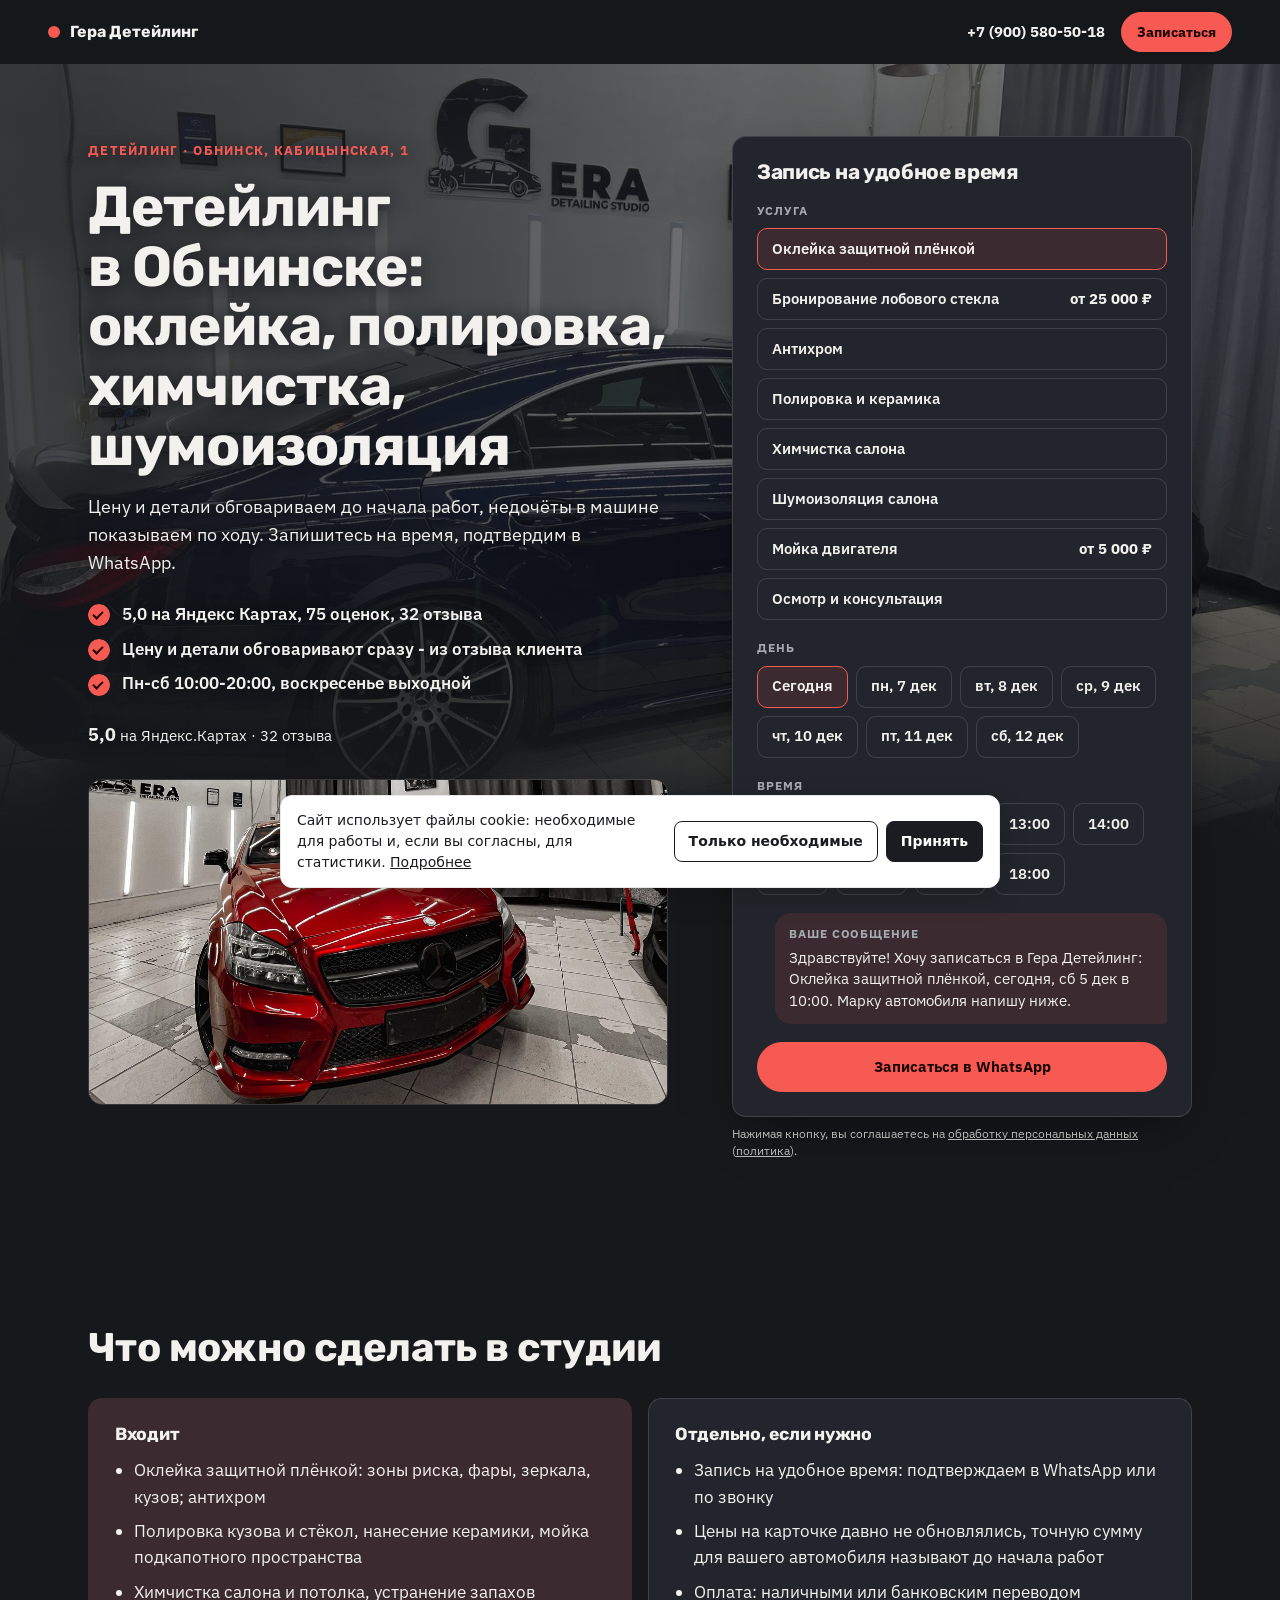
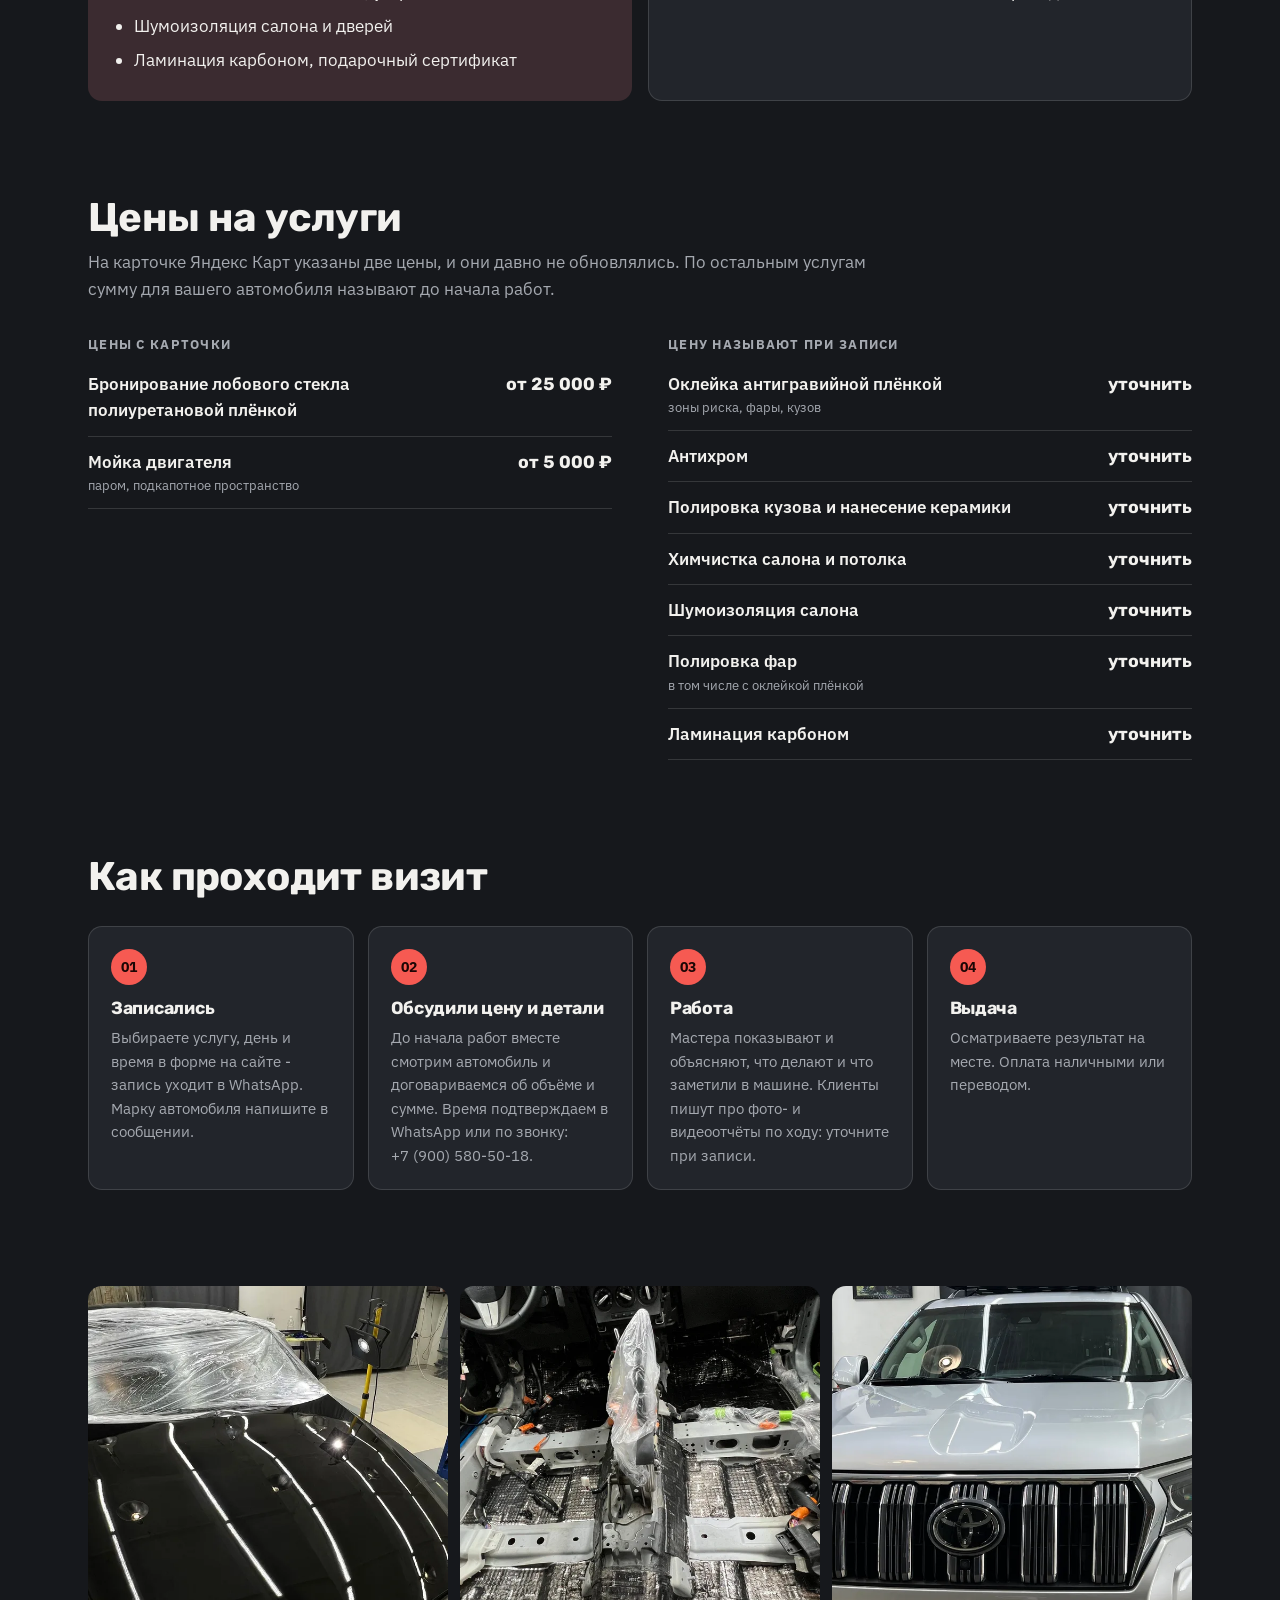
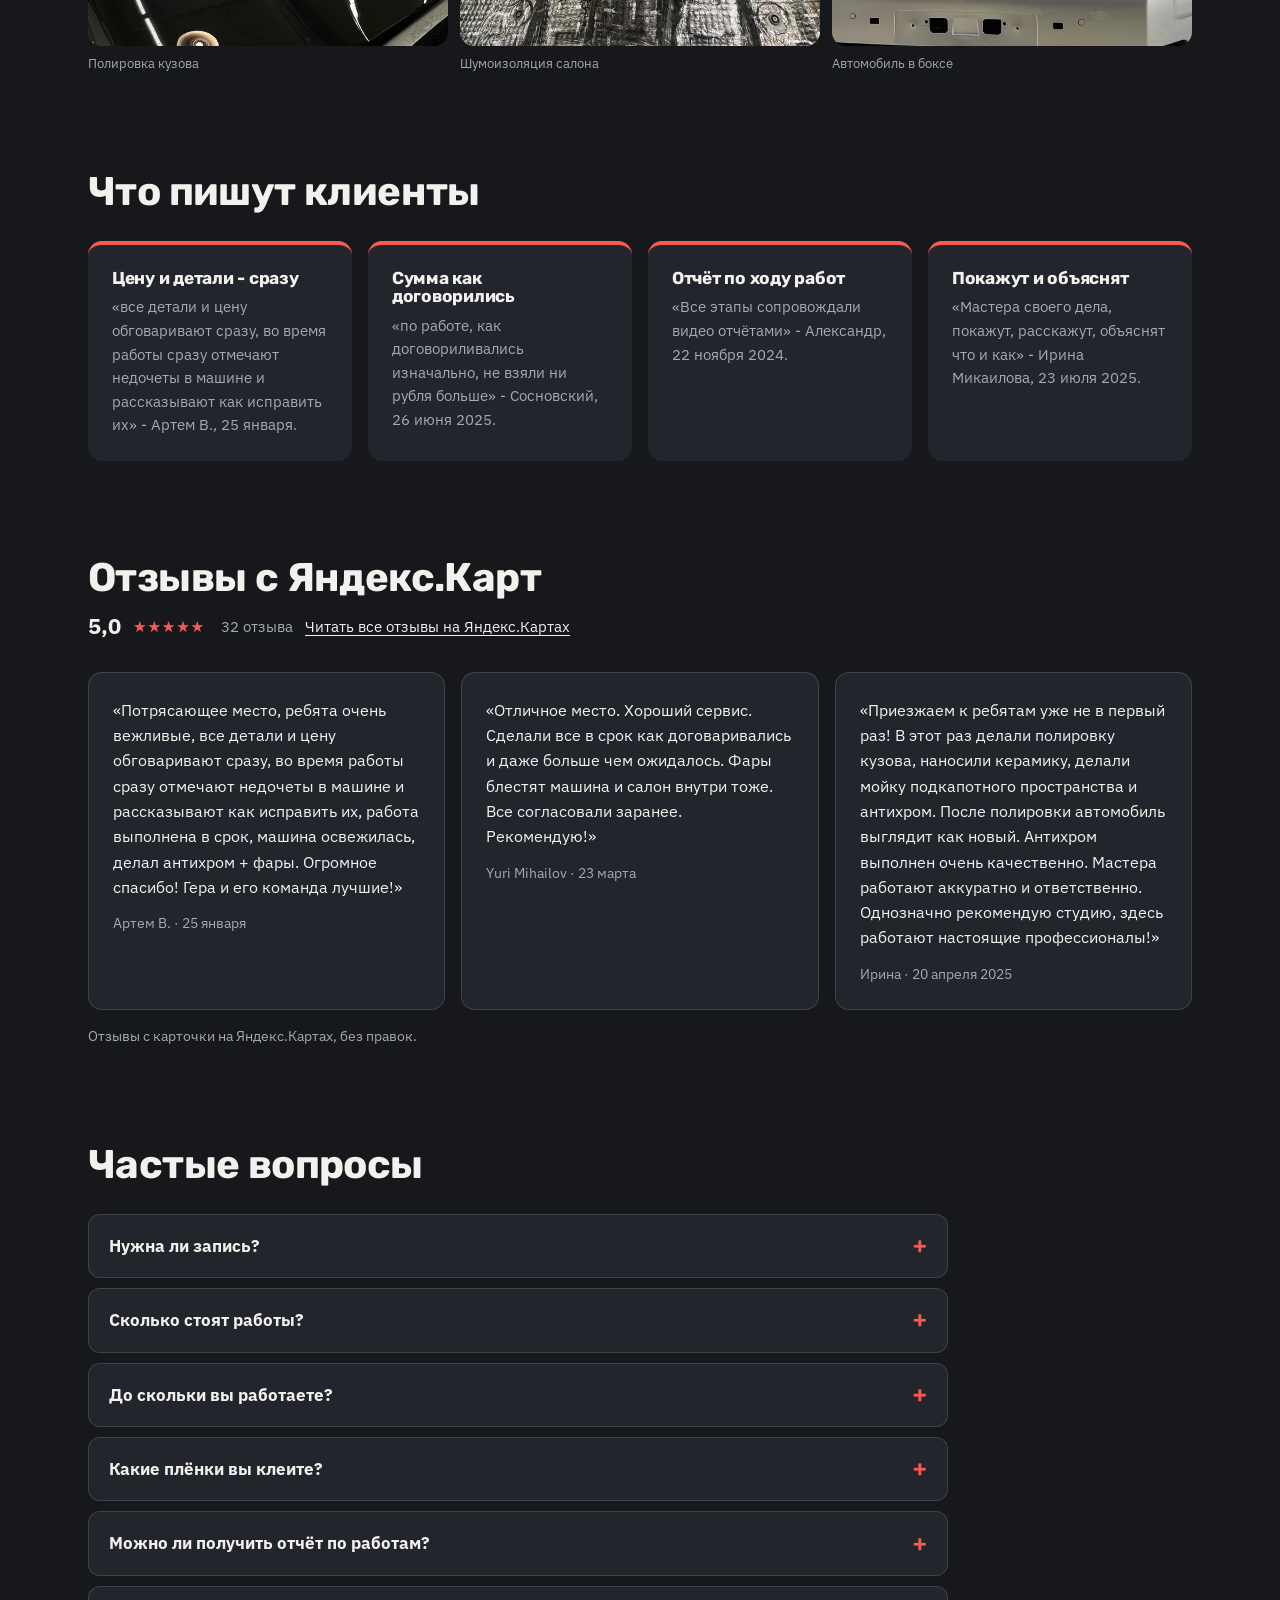
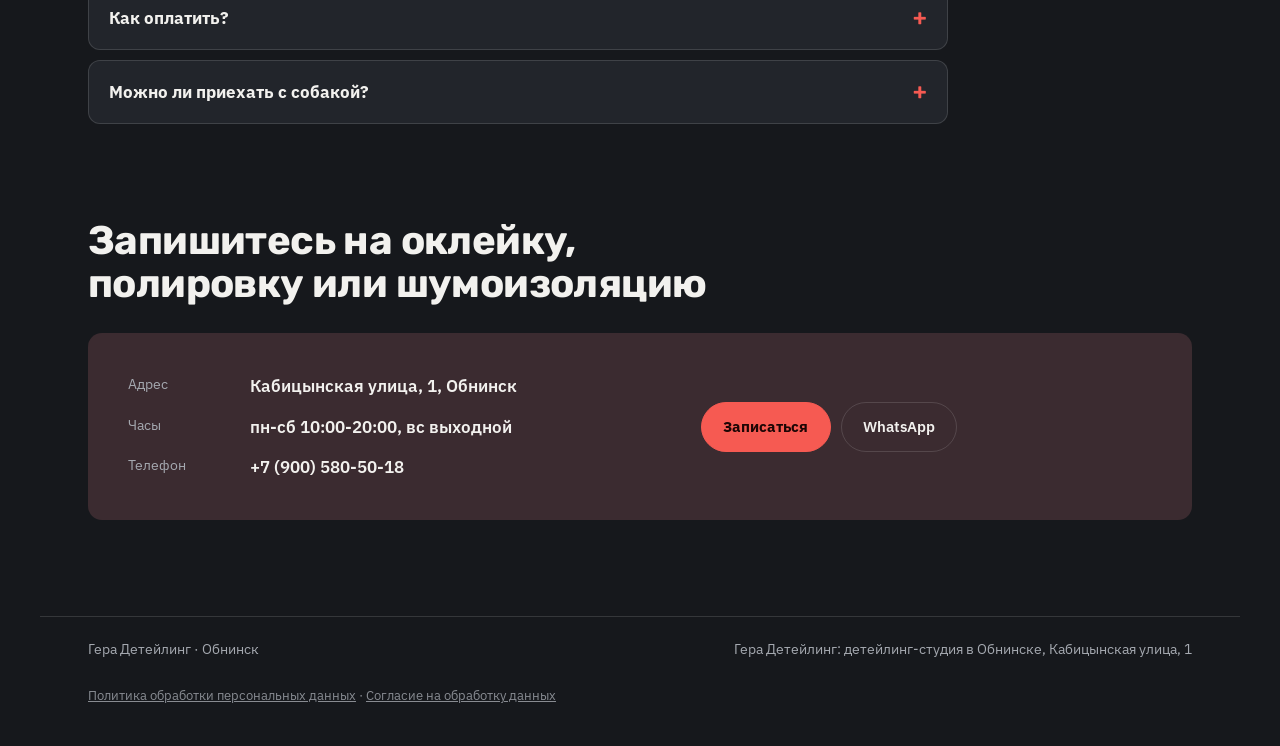
<file: index.html>
<!doctype html>
<html lang="ru">
<head>
<meta charset="utf-8">
<meta name="robots" content="noindex, nofollow" data-publish>
<meta name="viewport" content="width=device-width, initial-scale=1, viewport-fit=cover">
<title>Гера Детейлинг · Детейлинг-студия</title>
<meta name="description" content="Гера Детейлинг, студия в Обнинске, Кабицынская улица, 1: оклейка защитной плёнкой, полировка, керамика, химчистка салона, шумоизоляция. 5,0 на Яндекс Картах, 32 отзыва. Запись по времени в WhatsApp или по телефону.">
<meta property="og:type" content="website">
<meta property="og:url" content="https://ajax55sv-cell.github.io/gera-detejling-obninsk/">
<meta property="og:title" content="Детейлинг в Обнинске: оклейка, полировка, химчистка, шумоизоляция">
<meta property="og:description" content="Гера Детейлинг, студия в Обнинске, Кабицынская улица, 1: оклейка защитной плёнкой, полировка, керамика, химчистка салона, шумоизоляция. 5,0 на Яндекс Картах, 32 отзыва. Запись по времени в WhatsApp или по телефону.">
<meta property="og:image" content="https://ajax55sv-cell.github.io/gera-detejling-obninsk/assets/og.jpg">
<link rel="preload" as="image" href="assets/hero.webp" fetchpriority="high">
<link rel="icon" href="data:image/svg+xml,%3Csvg xmlns=%27http://www.w3.org/2000/svg%27 viewBox=%270 0 32 32%27%3E%3Crect x=%276%27 y=%276%27 width=%2720%27 height=%2720%27 rx=%275%27 fill=%27%23f65a52%27/%3E%3C/svg%3E">
<link rel="preconnect" href="https://fonts.googleapis.com">
<link rel="preconnect" href="https://fonts.gstatic.com" crossorigin>
<link href="https://fonts.googleapis.com/css2?family=Rubik:wght@600;700&family=IBM+Plex+Sans:wght@400;500;600&display=swap" rel="stylesheet">
<style>
:root { --c-canvas: #16181c; --c-surface: #22252b; --c-ink: #f2f1ee; --c-ink-soft: #a5a9b0; --c-accent: #f65a52; --c-accent-ink: #1c0605; --c-accent-deep: #f65a52; --f-display: "Rubik", "Arial", system-ui, sans-serif; --f-text: "IBM Plex Sans", "Segoe UI", system-ui, sans-serif; --h1k: 1; }
</style>
<link rel="stylesheet" href="style-prod.css">
<script type="application/ld+json">{"@context":"https://schema.org","@type":"AutoRepair","name":"Гера Детейлинг","telephone":"+79005805018","openingHoursSpecification":[{"@type":"OpeningHoursSpecification","dayOfWeek":["Monday","Tuesday","Wednesday","Thursday","Friday","Saturday"],"opens":"10:00","closes":"20:00"}],"address":{"@type":"PostalAddress","streetAddress":"Кабицынская улица, 1","addressLocality":"Обнинск","addressCountry":"RU"},"aggregateRating":{"@type":"AggregateRating","ratingValue":"5.0","ratingCount":"75","reviewCount":"32"},"sameAs":["https://yandex.ru/maps/org/gera_deteyling/92468710179/"]}</script>
<style>
/* legal-add */
.legal-links{margin-top:10px;font-size:13px;opacity:.8;hyphens:none}
.legal-links a{color:inherit}
.ckn{margin:8px 0 0;font-size:12px;line-height:1.45;opacity:.75;hyphens:none}
.ckn a{color:inherit;text-decoration:underline}
.ckb{position:fixed;left:12px;right:12px;bottom:12px;z-index:9999;max-width:720px;margin:0 auto;padding:14px 16px;background:#fff;color:#1b1c22;border:1px solid #e7e8ee;border-radius:12px;box-shadow:0 8px 28px rgba(0,0,0,.18);font:400 14px/1.5 system-ui,-apple-system,"Segoe UI",Arial,sans-serif;hyphens:none;display:flex;gap:12px;align-items:center;flex-wrap:wrap}
.ckb p{margin:0;flex:1 1 280px}
.ckb a{color:inherit;text-decoration:underline}
.ckb__b{display:flex;gap:8px;flex-wrap:wrap}
.ckb button{font:inherit;font-weight:600;padding:9px 14px;border-radius:8px;border:1px solid #1b1c22;background:#fff;color:#1b1c22;cursor:pointer}
.ckb button[data-v="all"]{background:#1b1c22;color:#fff}
</style>
</head>
<body class="s-prod" id="top" data-wa="79005805018" data-tg="" data-max="">
<header class="s-bar" data-s-bar>
  <a class="s-bar__brand" href="#top"><i aria-hidden="true"></i>Гера Детейлинг</a>
  <div class="s-bar__right">
    <a class="s-bar__tel" href="tel:+79005805018">+7 (900) 580-50-18</a>
    <a class="s-btn s-btn--sm" href="#widget">Записаться</a>
  </div>
</header>
<main>
  <section class="s-hero">
    <div class="s-hero__text">
      <p class="s-eyebrow">Детейлинг · Обнинск, Кабицынская, 1</p>
      <h1>Детейлинг в Обнинске: оклейка, полировка, химчистка, шумоизоляция</h1>
      <p class="s-lead">Цену и детали обговариваем до начала работ, недочёты в машине показываем по ходу. Запишитесь на время, подтвердим в WhatsApp.</p>
      <ul class="s-ticks"><li>5,0 на Яндекс Картах, 75 оценок, 32 отзыва</li><li>Цену и детали обговаривают сразу - из отзыва клиента</li><li><span class="nw">Пн-сб</span> 10:00-20:00, воскресенье выходной</li></ul>
      <p class="s-rating"><b>5,0</b> на Яндекс.Картах · 32 отзыва</p>
      <figure class="s-hero__photo"><img class="" src="assets/fasad.webp" alt="Красный Mercedes в боксе Гера Детейлинг, на стене логотип студии" loading="lazy" decoding="async" style="object-position:50% 45%"></figure>
    </div>
    <div class="s-hero__widget" id="widget"><form class="s-widget" data-s-booking data-days="7" data-closed="0" data-slots="10:00,11:00,12:00,13:00,14:00,15:00,16:00,17:00,18:00" data-message="Здравствуйте! Хочу записаться в Гера Детейлинг: {услуга}, {день} в {время}. Марку автомобиля напишу ниже." onsubmit="return false">
      <h2 class="s-widget__title">Запись на удобное время</h2>
      <fieldset><legend>Услуга</legend>
        <div class="s-chips s-chips--col"><label class="s-chip s-chip--row"><input type="radio" name="svc" value="0" data-name="Оклейка защитной плёнкой" data-price="" data-from="" data-min="" checked><span>Оклейка защитной плёнкой</span><b></b></label><label class="s-chip s-chip--row"><input type="radio" name="svc" value="1" data-name="Бронирование лобового стекла" data-price="25000" data-from="1" data-min=""><span>Бронирование лобового стекла</span><b>от 25 000 ₽</b></label><label class="s-chip s-chip--row"><input type="radio" name="svc" value="2" data-name="Антихром" data-price="" data-from="" data-min=""><span>Антихром</span><b></b></label><label class="s-chip s-chip--row"><input type="radio" name="svc" value="3" data-name="Полировка и керамика" data-price="" data-from="" data-min=""><span>Полировка и керамика</span><b></b></label><label class="s-chip s-chip--row"><input type="radio" name="svc" value="4" data-name="Химчистка салона" data-price="" data-from="" data-min=""><span>Химчистка салона</span><b></b></label><label class="s-chip s-chip--row"><input type="radio" name="svc" value="5" data-name="Шумоизоляция салона" data-price="" data-from="" data-min=""><span>Шумоизоляция салона</span><b></b></label><label class="s-chip s-chip--row"><input type="radio" name="svc" value="6" data-name="Мойка двигателя" data-price="5000" data-from="1" data-min=""><span>Мойка двигателя</span><b>от 5 000 ₽</b></label><label class="s-chip s-chip--row"><input type="radio" name="svc" value="7" data-name="Осмотр и консультация" data-price="" data-from="" data-min=""><span>Осмотр и консультация</span><b></b></label></div>
      </fieldset>
      <fieldset><legend>День</legend><div class="s-chips" data-s-days></div></fieldset>
      <fieldset><legend>Время</legend><div class="s-chips" data-s-times></div></fieldset>
      <div class="s-bubble" aria-live="polite"><span class="s-bubble__label">Ваше сообщение</span><p data-s-bubble></p></div>
      <div class="s-send">
        <a class="s-btn s-btn--wide" data-s-msg="whatsapp" href="https://wa.me/79005805018" target="_blank" rel="noopener">Записаться в WhatsApp</a>
        
      </div>
      <p class="s-send__note" data-s-copied hidden>Текст скопирован - вставьте его в чат.</p>
      
    </form><p class="ckn">Нажимая кнопку, вы соглашаетесь на <a href="soglasie.html">обработку персональных данных</a> (<a href="politika.html">политика</a>).</p></div>
    <figure class="s-hero__bg" aria-hidden="true"><img class="" src="assets/hero.webp" alt="Бокс Гера Детейлинг: тёмно-синий Mercedes на светлой плитке, на стене логотип GERA Detailing Studio" decoding="async" style="object-position:50% 45%" fetchpriority="high"></figure>
  </section>

  <section class="s-section s-reveal">
    <header class="s-section__head"><h2>Что можно сделать в студии</h2></header>
    <div class="s-incl">
      <div><h3>Входит</h3><ul><li>Оклейка защитной плёнкой: зоны риска, фары, зеркала, кузов; антихром</li><li>Полировка кузова и стёкол, нанесение керамики, мойка подкапотного пространства</li><li>Химчистка салона и потолка, устранение запахов</li><li>Шумоизоляция салона и дверей</li><li>Ламинация карбоном, подарочный сертификат</li></ul></div>
      <div><h3>Отдельно, если нужно</h3><ul><li>Запись на удобное время: подтверждаем в WhatsApp или по звонку</li><li>Цены на карточке давно не обновлялись, точную сумму для вашего автомобиля называют до начала работ</li><li>Оплата: наличными или банковским переводом</li></ul></div>
    </div>
  </section>

  <section class="s-section s-reveal" id="prices">
    <header class="s-section__head"><h2>Цены на услуги</h2><p>На карточке Яндекс Карт указаны две цены, и они давно не обновлялись. По остальным услугам сумму для вашего автомобиля называют до начала работ.</p></header>
    <div class="s-board"><div class="s-board__group">
      <h3 class="s-board__title">Цены с карточки</h3>
      <ul class="s-board__list">
        <li class="s-board__row"><span class="s-board__name">Бронирование лобового стекла полиуретановой плёнкой</span><span class="s-board__dots" aria-hidden="true"></span><span class="s-board__price">от 25 000 ₽</span></li>
        <li class="s-board__row"><span class="s-board__name">Мойка двигателя<em>паром, подкапотное пространство</em></span><span class="s-board__dots" aria-hidden="true"></span><span class="s-board__price">от 5 000 ₽</span></li>
      </ul>
    </div>
<div class="s-board__group">
      <h3 class="s-board__title">Цену называют при записи</h3>
      <ul class="s-board__list">
        <li class="s-board__row"><span class="s-board__name">Оклейка антигравийной плёнкой<em>зоны риска, фары, кузов</em></span><span class="s-board__dots" aria-hidden="true"></span><span class="s-board__price">уточнить</span></li>
        <li class="s-board__row"><span class="s-board__name">Антихром</span><span class="s-board__dots" aria-hidden="true"></span><span class="s-board__price">уточнить</span></li>
        <li class="s-board__row"><span class="s-board__name">Полировка кузова и нанесение керамики</span><span class="s-board__dots" aria-hidden="true"></span><span class="s-board__price">уточнить</span></li>
        <li class="s-board__row"><span class="s-board__name">Химчистка салона и потолка</span><span class="s-board__dots" aria-hidden="true"></span><span class="s-board__price">уточнить</span></li>
        <li class="s-board__row"><span class="s-board__name">Шумоизоляция салона</span><span class="s-board__dots" aria-hidden="true"></span><span class="s-board__price">уточнить</span></li>
        <li class="s-board__row"><span class="s-board__name">Полировка фар<em>в том числе с оклейкой плёнкой</em></span><span class="s-board__dots" aria-hidden="true"></span><span class="s-board__price">уточнить</span></li>
        <li class="s-board__row"><span class="s-board__name">Ламинация карбоном</span><span class="s-board__dots" aria-hidden="true"></span><span class="s-board__price">уточнить</span></li>
      </ul>
    </div></div>
    
  </section>

  <section class="s-section s-reveal">
    <header class="s-section__head"><h2>Как проходит визит</h2></header>
    <ol class="s-steps">
      <li class="s-steps__item"><span class="s-steps__n">01</span><h3>Записались</h3><p>Выбираете услугу, день и время в форме на сайте - запись уходит в WhatsApp. Марку автомобиля напишите в сообщении.</p></li>
      <li class="s-steps__item"><span class="s-steps__n">02</span><h3>Обсудили цену и детали</h3><p>До начала работ вместе смотрим автомобиль и договариваемся об объёме и сумме. Время подтверждаем в WhatsApp или по звонку: +7 (900) 580-50-18.</p></li>
      <li class="s-steps__item"><span class="s-steps__n">03</span><h3>Работа</h3><p>Мастера показывают и объясняют, что делают и что заметили в машине. Клиенты пишут про фото- и видеоотчёты по ходу: уточните при записи.</p></li>
      <li class="s-steps__item"><span class="s-steps__n">04</span><h3>Выдача</h3><p>Осматриваете результат на месте. Оплата наличными или переводом.</p></li>
    </ol>
  </section>

  <section class="s-photos s-reveal" aria-label="Фото"><figure><img class="" src="assets/polirovka.webp" alt="Чёрный капот после полировки в боксе Гера Детейлинг, лобовое стекло закрыто плёнкой" loading="lazy" decoding="async"><figcaption>Полировка кузова</figcaption></figure><figure><img class="" src="assets/shumka.webp" alt="Пол салона с уложенной шумоизоляцией во время работы" loading="lazy" decoding="async"><figcaption>Шумоизоляция салона</figcaption></figure><figure><img class="" src="assets/gotovo.webp" alt="Серебристый Toyota Land Cruiser Prado в боксе после работ" loading="lazy" decoding="async"><figcaption>Автомобиль в боксе</figcaption></figure></section>

  <section class="s-section s-reveal">
    <header class="s-section__head"><h2>Что пишут клиенты</h2></header>
    <ul class="s-promises">
      <li><h3>Цену и детали - сразу</h3><p>«все детали и цену обговаривают сразу, во время работы сразу отмечают недочеты в машине и рассказывают как исправить их» - Артем В., 25 января.</p></li>
      <li><h3>Сумма как договорились</h3><p>«по работе, как договориливались изначально, не взяли ни рубля больше» - Сосновский, 26 июня 2025.</p></li>
      <li><h3>Отчёт по ходу работ</h3><p>«Все этапы сопровождали видео отчётами» - Александр, 22 ноября 2024.</p></li>
      <li><h3>Покажут и объяснят</h3><p>«Мастера своего дела, покажут, расскажут, объяснят что и как» - Ирина Микаилова, 23 июля 2025.</p></li>
    </ul>
  </section>

  <section class="s-section s-reveal">
    <header class="s-section__head s-section__head--reviews"><h2>Отзывы с Яндекс.Карт</h2><p class="s-reviews__rating"><span class="s-reviews__num">5,0</span><span class="s-reviews__stars" style="--r: 5" aria-label="рейтинг 5,0 из 5"></span><span class="s-reviews__count">32 отзыва</span><a class="s-reviews__all" href="https://yandex.ru/maps/org/gera_deteyling/92468710179/" target="_blank" rel="noopener">Читать все отзывы на Яндекс.Картах</a></p></header>
    <ul class="s-reviews">
      <li><blockquote>«Потрясающее место, ребята очень вежливые, все детали и цену обговаривают сразу, во время работы сразу отмечают недочеты в машине и рассказывают как исправить их, работа выполнена в срок, машина освежилась, делал антихром + фары. Огромное спасибо! Гера и его команда лучшие!»</blockquote><p class="s-reviews__who">Артем В. · 25 января</p></li>
      <li><blockquote>«Отличное место. Хороший сервис. Сделали все в срок как договаривались и даже больше чем ожидалось. Фары блестят машина и салон внутри тоже. Все согласовали заранее. Рекомендую!»</blockquote><p class="s-reviews__who">Yuri Mihailov · 23 марта</p></li>
      <li><blockquote>«Приезжаем к ребятам уже не в первый раз! В этот раз делали полировку кузова, наносили керамику, делали мойку подкапотного пространства и антихром. После полировки автомобиль выглядит как новый. Антихром выполнен очень качественно. Мастера работают аккуратно и ответственно. Однозначно рекомендую студию, здесь работают настоящие профессионалы!»</blockquote><p class="s-reviews__who">Ирина · 20 апреля 2025</p></li>
    </ul>
    <p class="s-note">Отзывы с карточки на Яндекс.Картах, без правок.</p>
  </section>

  <section class="s-section s-reveal">
    <header class="s-section__head"><h2>Частые вопросы</h2></header>
    <div class="s-faq"><details><summary>Нужна ли запись?</summary><p>Удобнее записаться: выберите день и время в форме на сайте или позвоните +7 (900) 580-50-18. <span class="nw">Онлайн-записи</span> на карточке Яндекс Карт нет.</p></details><details><summary>Сколько стоят работы?</summary><p>На карточке указаны две цены: бронирование лобового стекла плёнкой от 25 000 ₽ и мойка двигателя от 5 000 ₽, они давно не обновлялись. По остальным работам клиенты пишут, что цену обговаривают до начала. Сумму для вашего автомобиля назовут при записи.</p></details><details><summary>До скольки вы работаете?</summary><p><span class="nw">Понедельник-суббота</span> 10:00-20:00, воскресенье выходной. Адрес: Кабицынская улица, 1.</p></details><details><summary>Какие плёнки вы клеите?</summary><p>На карточке указана антигравийная плёнка, в отзывах - бронирование зон риска, фар, зеркал и антихром. Подбор материала обсуждают при записи, клиенты пишут, что мастера подбирают плёнку и показывают разницу глянца и мата на небольшом участке.</p></details><details><summary>Можно ли получить отчёт по работам?</summary><p>Клиенты пишут про фото- и видеоотчёты по ходу работ. Уточните при записи, какой отчёт вам нужен.</p></details><details><summary>Как оплатить?</summary><p>На карточке указано: наличными или банковским переводом. Есть подарочный сертификат.</p></details><details><summary>Можно ли приехать с собакой?</summary><p>На карточке указано, что посещение с собакой возможно.</p></details></div>
  </section>

  <section class="s-section s-final s-reveal" id="contacts">
    <header class="s-section__head"><h2>Запишитесь на оклейку, полировку или шумоизоляцию</h2></header>
    <div class="s-contacts">
      <dl>
        <div><dt>Адрес</dt><dd>Кабицынская улица, 1, Обнинск</dd></div>
        <div><dt>Часы</dt><dd><span class="nw">пн-сб</span> 10:00-20:00, вс выходной</dd></div>
        <div><dt>Телефон</dt><dd><a href="tel:+79005805018">+7 (900) 580-50-18</a></dd></div>
      </dl>
      <div class="s-contacts__actions">
        <a class="s-btn" href="#widget">Записаться</a>
        <a class="s-btn s-btn--ghost" data-s-msg="whatsapp" href="https://wa.me/79005805018" target="_blank" rel="noopener">WhatsApp</a>
        
      </div>
    </div>
  </section>
</main>
<footer class="s-foot"><p>Гера Детейлинг · Обнинск</p><p>Гера Детейлинг: <span class="nw">детейлинг-студия</span> в Обнинске, Кабицынская улица, 1</p><p class="legal-links"><a href="politika.html">Политика обработки персональных данных</a> · <a href="soglasie.html">Согласие на обработку данных</a></p></footer>
<nav class="s-dock" aria-label="Быстрая связь"><a class="s-btn" href="#widget">Записаться</a><a class="s-btn s-btn--ghost" href="tel:+79005805018">Позвонить</a></nav>
<script src="style.js" defer></script>
<script>
(function(){var K='cookie-choice';try{if(localStorage.getItem(K))return}catch(e){}
var b=document.createElement('div');b.className='ckb';b.setAttribute('role','dialog');b.setAttribute('aria-label','Файлы cookie');
b.innerHTML='<p>Сайт использует файлы cookie: необходимые для работы и, если вы согласны, для статистики. <a href="politika.html">Подробнее</a></p><div class="ckb__b"><button type="button" data-v="necessary">Только необходимые</button><button type="button" data-v="all">Принять</button></div>';
b.addEventListener('click',function(e){var v=e.target.getAttribute&&e.target.getAttribute('data-v');if(!v)return;try{localStorage.setItem(K,v)}catch(x){}try{document.dispatchEvent(new CustomEvent('cookie-choice',{detail:v}))}catch(x){}b.remove()});
document.body.appendChild(b)})();
</script>
<!-- legal-add -->
</body>
</html>
</file>
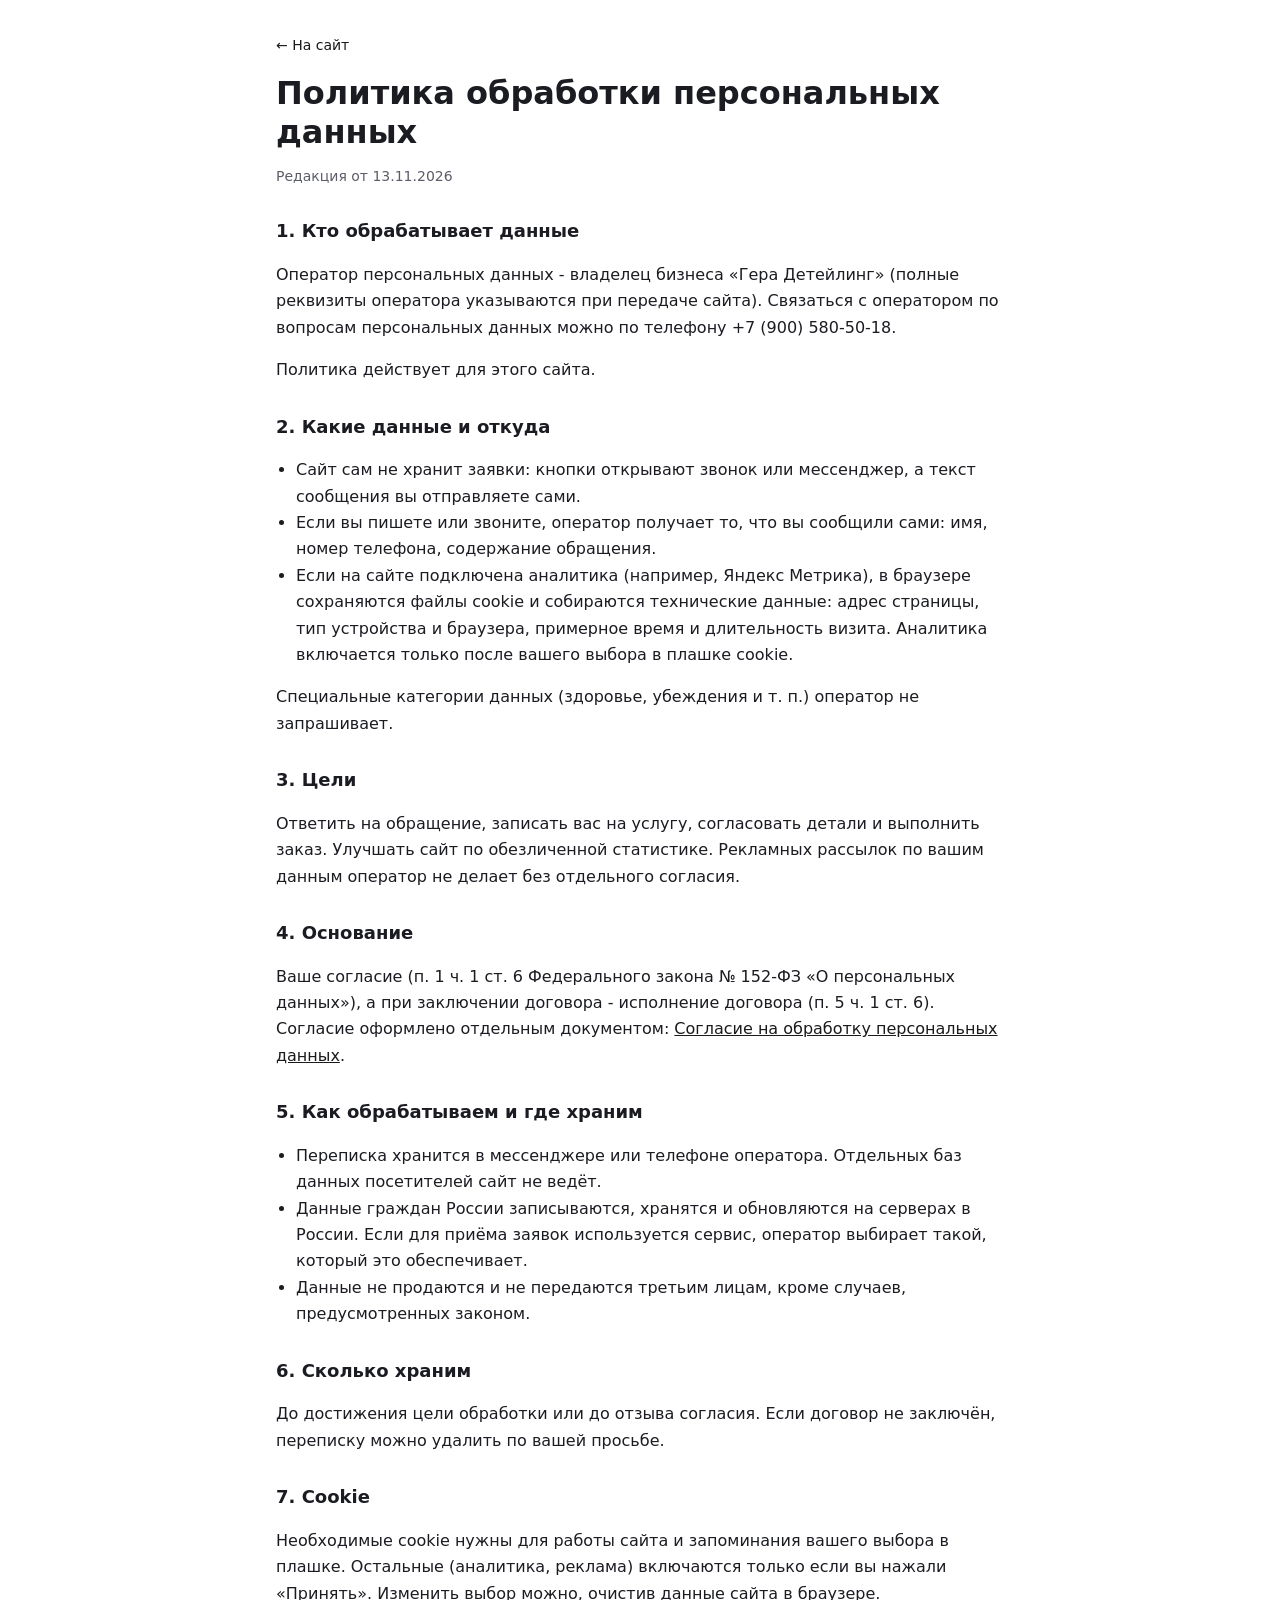
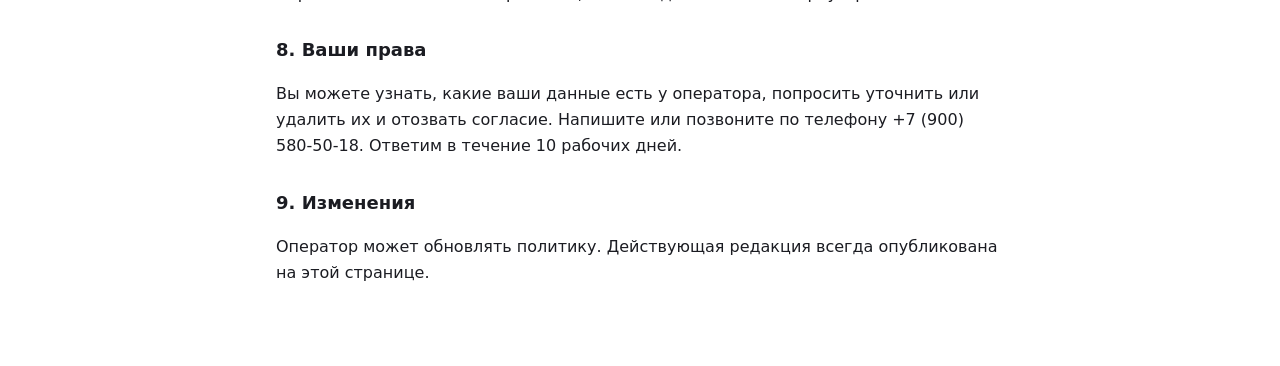
<file: politika.html>
<!doctype html>
<html lang="ru">
<head>
<meta charset="utf-8">
<meta name="viewport" content="width=device-width, initial-scale=1">
<title>Политика обработки персональных данных - Гера Детейлинг</title>
<style>:root{--accent:#1a1a1a;--ink:#1b1c22;--ink-2:#5b5d68;--line:#e7e8ee}
*{box-sizing:border-box}
html,body,h1,h2,p,li{hyphens:none;-webkit-hyphens:none}
body{margin:0;background:#fff;color:var(--ink);font:400 16px/1.65 system-ui,-apple-system,"Segoe UI",Arial,sans-serif}
main{max-width:760px;margin:0 auto;padding:32px 16px 64px}
a{color:var(--accent)}
h1{font-size:clamp(24px,4vw,32px);line-height:1.2;margin:16px 0 6px}
h2{font-size:18px;margin:28px 0 8px}
.muted{color:var(--ink-2);font-size:14px}
.back{font-size:14px;text-decoration:none}
ul{padding-left:20px}</style>
</head>
<body>
<main>
<a class="back" href="./">← На сайт</a>
<h1>Политика обработки персональных данных</h1>
<p class="muted">Редакция от 13.11.2026</p>

<h2>1. Кто обрабатывает данные</h2>
<p>Оператор персональных данных - владелец бизнеса «Гера Детейлинг» (полные реквизиты оператора указываются при передаче сайта). Связаться с оператором по вопросам персональных данных можно по телефону +7 (900) 580-50-18.</p>
<p>Политика действует для этого сайта.</p>

<h2>2. Какие данные и откуда</h2>
<ul>
<li>Сайт сам не хранит заявки: кнопки открывают звонок или мессенджер, а текст сообщения вы отправляете сами.</li>
<li>Если вы пишете или звоните, оператор получает то, что вы сообщили сами: имя, номер телефона, содержание обращения.</li>
<li>Если на сайте подключена аналитика (например, Яндекс Метрика), в браузере сохраняются файлы cookie и собираются технические данные: адрес страницы, тип устройства и браузера, примерное время и длительность визита. Аналитика включается только после вашего выбора в плашке cookie.</li>
</ul>
<p>Специальные категории данных (здоровье, убеждения и т. п.) оператор не запрашивает.</p>

<h2>3. Цели</h2>
<p>Ответить на обращение, записать вас на услугу, согласовать детали и выполнить заказ. Улучшать сайт по обезличенной статистике. Рекламных рассылок по вашим данным оператор не делает без отдельного согласия.</p>

<h2>4. Основание</h2>
<p>Ваше согласие (п. 1 ч. 1 ст. 6 Федерального закона № 152-ФЗ «О персональных данных»), а при заключении договора - исполнение договора (п. 5 ч. 1 ст. 6). Согласие оформлено отдельным документом: <a href="soglasie.html">Согласие на обработку персональных данных</a>.</p>

<h2>5. Как обрабатываем и где храним</h2>
<ul>
<li>Переписка хранится в мессенджере или телефоне оператора. Отдельных баз данных посетителей сайт не ведёт.</li>
<li>Данные граждан России записываются, хранятся и обновляются на серверах в России. Если для приёма заявок используется сервис, оператор выбирает такой, который это обеспечивает.</li>
<li>Данные не продаются и не передаются третьим лицам, кроме случаев, предусмотренных законом.</li>
</ul>

<h2>6. Сколько храним</h2>
<p>До достижения цели обработки или до отзыва согласия. Если договор не заключён, переписку можно удалить по вашей просьбе.</p>

<h2>7. Cookie</h2>
<p>Необходимые cookie нужны для работы сайта и запоминания вашего выбора в плашке. Остальные (аналитика, реклама) включаются только если вы нажали «Принять». Изменить выбор можно, очистив данные сайта в браузере.</p>

<h2>8. Ваши права</h2>
<p>Вы можете узнать, какие ваши данные есть у оператора, попросить уточнить или удалить их и отозвать согласие. Напишите или позвоните по телефону +7 (900) 580-50-18. Ответим в течение 10 рабочих дней.</p>

<h2>9. Изменения</h2>
<p>Оператор может обновлять политику. Действующая редакция всегда опубликована на этой странице.</p>

</main>
</body>
</html>
</file>
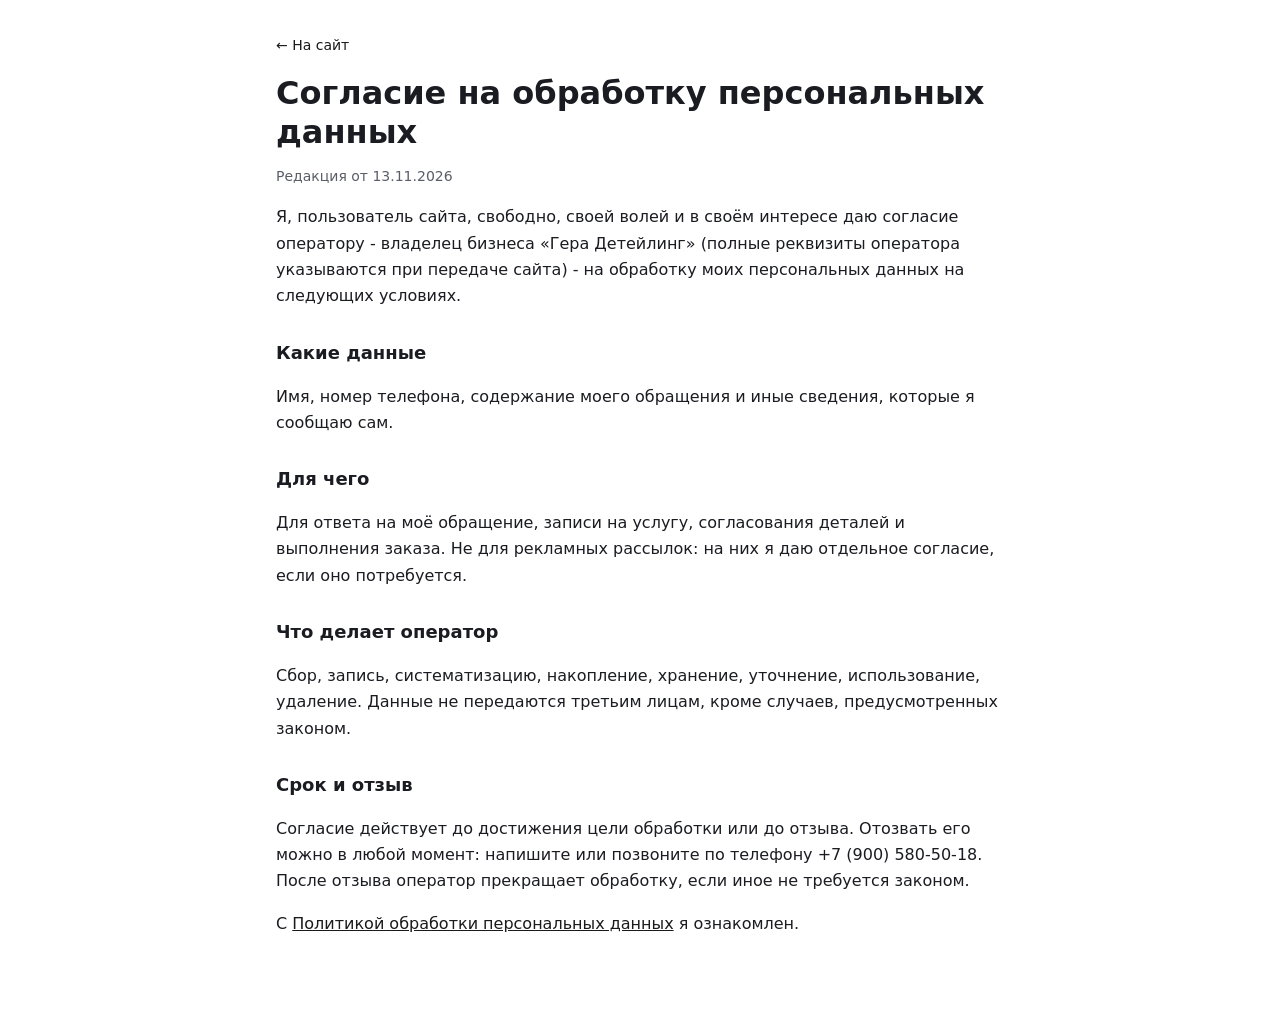
<file: soglasie.html>
<!doctype html>
<html lang="ru">
<head>
<meta charset="utf-8">
<meta name="viewport" content="width=device-width, initial-scale=1">
<title>Согласие на обработку персональных данных - Гера Детейлинг</title>
<style>:root{--accent:#1a1a1a;--ink:#1b1c22;--ink-2:#5b5d68;--line:#e7e8ee}
*{box-sizing:border-box}
html,body,h1,h2,p,li{hyphens:none;-webkit-hyphens:none}
body{margin:0;background:#fff;color:var(--ink);font:400 16px/1.65 system-ui,-apple-system,"Segoe UI",Arial,sans-serif}
main{max-width:760px;margin:0 auto;padding:32px 16px 64px}
a{color:var(--accent)}
h1{font-size:clamp(24px,4vw,32px);line-height:1.2;margin:16px 0 6px}
h2{font-size:18px;margin:28px 0 8px}
.muted{color:var(--ink-2);font-size:14px}
.back{font-size:14px;text-decoration:none}
ul{padding-left:20px}</style>
</head>
<body>
<main>
<a class="back" href="./">← На сайт</a>
<h1>Согласие на обработку персональных данных</h1>
<p class="muted">Редакция от 13.11.2026</p>

<p>Я, пользователь сайта, свободно, своей волей и в своём интересе даю согласие оператору - владелец бизнеса «Гера Детейлинг» (полные реквизиты оператора указываются при передаче сайта) - на обработку моих персональных данных на следующих условиях.</p>

<h2>Какие данные</h2>
<p>Имя, номер телефона, содержание моего обращения и иные сведения, которые я сообщаю сам.</p>

<h2>Для чего</h2>
<p>Для ответа на моё обращение, записи на услугу, согласования деталей и выполнения заказа. Не для рекламных рассылок: на них я даю отдельное согласие, если оно потребуется.</p>

<h2>Что делает оператор</h2>
<p>Сбор, запись, систематизацию, накопление, хранение, уточнение, использование, удаление. Данные не передаются третьим лицам, кроме случаев, предусмотренных законом.</p>

<h2>Срок и отзыв</h2>
<p>Согласие действует до достижения цели обработки или до отзыва. Отозвать его можно в любой момент: напишите или позвоните по телефону +7 (900) 580-50-18. После отзыва оператор прекращает обработку, если иное не требуется законом.</p>

<p>С <a href="politika.html">Политикой обработки персональных данных</a> я ознакомлен.</p>

</main>
</body>
</html>
</file>
<file: style-prod.css>
/* Стиль «Продающий»: лендинг под заявки. Главная деталь – калькулятор или онлайн-запись на первом экране
   и живое «сообщение-превью», которое уходит владельцу в мессенджер. Цвета и шрифты – из палитры ниши. */
*, *::before, *::after { box-sizing: border-box; }
:root {
  --hair: color-mix(in srgb, var(--c-ink) 14%, transparent);
  --tint: color-mix(in srgb, var(--c-accent) 12%, var(--c-surface));
  --wrap: 1200px; --gut: clamp(16px, 4vw, 48px);
  --r: 14px;
  --shadow: 0 18px 50px -18px color-mix(in srgb, #000 55%, transparent);
}
html { scroll-behavior: smooth; -webkit-text-size-adjust: 100%; overflow-x: clip; }
body { margin: 0; background: var(--c-canvas); color: var(--c-ink); font: 400 17px/1.55 var(--f-text); -webkit-font-smoothing: antialiased; }
img { display: block; max-width: 100%; }
a { color: inherit; }
h1, h2, h3 { font-family: var(--f-display); font-weight: 700; line-height: 1.06; margin: 0; letter-spacing: -.015em; text-wrap: balance; }
p { margin: 0; }
fieldset { border: 0; margin: 0; padding: 0; min-width: 0; }
:focus-visible { outline: 2px solid var(--c-accent); outline-offset: 3px; border-radius: 4px; }

.s-btn { display: inline-flex; align-items: center; justify-content: center; min-height: 50px; padding: 0 1.4em; border-radius: 999px;
  background: var(--c-accent); color: var(--c-accent-ink); font: 700 .95rem/1.1 var(--f-text); text-decoration: none; border: 1px solid var(--c-accent);
  text-align: center; transition: filter .2s ease, transform .2s ease; cursor: pointer; }
.s-btn:hover { filter: brightness(1.07); }
.s-btn:active { transform: translateY(1px); }
.s-btn--sm { min-height: 40px; padding: 0 1.1em; font-size: .85rem; }
.s-btn--ghost { background: transparent; color: var(--c-ink); border-color: var(--hair); font-weight: 600; }
.s-btn--wide { flex: 1; }

/* шапка */
.s-bar { position: sticky; top: 0; z-index: 30; display: flex; align-items: center; justify-content: space-between; gap: 16px;
  padding: 10px var(--gut); background: color-mix(in srgb, var(--c-canvas) 88%, transparent); -webkit-backdrop-filter: blur(10px); backdrop-filter: blur(10px); }
.s-bar.is-scrolled { box-shadow: 0 1px 0 var(--hair); }
.s-bar__brand { font: 700 1rem/1 var(--f-display); text-decoration: none; display: inline-flex; align-items: center; gap: .6em; min-height: 44px; white-space: nowrap; min-width: 0; }
.s-bar__brand i { width: .75em; height: .75em; border-radius: 50%; background: var(--c-accent); }
.s-bar__right { display: flex; align-items: center; gap: 16px; }
.s-bar__tel { text-decoration: none; font-weight: 700; font-size: .95rem; font-variant-numeric: tabular-nums; }

main { max-width: var(--wrap); margin: 0 auto; padding: 0 var(--gut); }

/* первый экран: текст слева, виджет справа, фото ниши – приглушённым фоном */
.s-hero { position: relative; display: grid; grid-template-columns: minmax(0, 1fr) minmax(0, 460px); gap: clamp(28px, 5vw, 64px); align-items: start;
  padding: clamp(32px, 6vw, 72px) 0 clamp(40px, 6vw, 72px); isolation: isolate; }
.s-hero__bg { position: absolute; z-index: -1; margin: 0; top: 0; left: calc(50% - 50vw); width: 100vw; height: min(78%, 620px); overflow: hidden; }
.s-hero__bg img { width: 100%; height: 100%; object-fit: cover; opacity: .3; filter: saturate(.85); }
.s-hero__bg::after { content: ""; position: absolute; inset: 0; background: linear-gradient(180deg, color-mix(in srgb, var(--c-canvas) 40%, transparent), var(--c-canvas) 96%); }
/* фото бизнеса крупно в левой колонке: владелец узнаёт своё место с первого экрана */
.s-hero__photo { margin: 30px 0 0; }
.s-hero__photo img { width: 100%; aspect-ratio: 16 / 9; object-fit: cover; border-radius: var(--r); border: 1px solid var(--hair); }
.s-hero__photo figcaption { margin-top: 8px; font-size: .84rem; color: var(--c-ink-soft); }
.s-eyebrow { display: inline-block; font-size: .8rem; font-weight: 700; letter-spacing: .1em; text-transform: uppercase; color: var(--c-accent-deep, var(--c-accent)); margin-bottom: 16px; }
.s-hero h1 { font-size: calc(clamp(2.1rem, 4.4vw, 3.7rem) * var(--h1k, 1)); overflow-wrap: normal; hyphens: none; }
.s-lead { margin-top: 18px; font-size: 1.12rem; color: var(--c-ink-soft); max-width: 32em; }
.s-ticks { list-style: none; margin: 26px 0 0; padding: 0; display: grid; gap: 12px; }
.s-ticks li { position: relative; padding-left: 34px; font-weight: 600; line-height: 1.35; }
.s-ticks li::before { content: ""; position: absolute; left: 0; top: .1em; width: 22px; height: 22px; border-radius: 50%; background: var(--c-accent);
  -webkit-mask: radial-gradient(circle, #000 0 100%); }
.s-ticks li::after { content: ""; position: absolute; left: 7px; top: calc(.1em + 5px); width: 6px; height: 10px; border: solid var(--c-accent-ink); border-width: 0 2px 2px 0; transform: rotate(45deg); }
.s-rating { margin-top: 26px; font-size: .92rem; color: var(--c-ink-soft); }
.s-rating b { color: var(--c-ink); font-size: 1.1rem; }

/* виджет */
.s-hero__widget { position: sticky; top: 76px; }
.s-widget { background: var(--c-surface); border-radius: var(--r); padding: 24px; box-shadow: var(--shadow); display: grid; gap: 18px; border: 1px solid var(--hair); }
.s-widget__title { font-size: 1.3rem; }
.s-widget legend, .s-range label { font-size: .78rem; font-weight: 700; letter-spacing: .08em; text-transform: uppercase; color: var(--c-ink-soft); margin-bottom: 8px; padding: 0; }
.s-chips { display: flex; flex-wrap: wrap; gap: 8px; }
.s-chips--col { flex-direction: column; flex-wrap: nowrap; }
.s-chip { position: relative; display: inline-flex; align-items: center; gap: 10px; min-height: 42px; padding: 8px 14px; border-radius: 10px; border: 1px solid var(--hair);
  cursor: pointer; font-size: .92rem; font-weight: 600; transition: border-color .15s ease, background-color .15s ease; }
.s-chip--row { justify-content: space-between; }
.s-chip--row b { font-weight: 700; white-space: nowrap; font-variant-numeric: tabular-nums; }
.s-chip--row b small { font-weight: 500; color: var(--c-ink-soft); }
.s-chip__p { font-weight: 500; font-size: .8rem; color: var(--c-ink-soft); white-space: nowrap; }
.s-chip input { position: absolute; opacity: 0; pointer-events: none; }
.s-chip:has(input:checked) { border-color: var(--c-accent); background: var(--tint); }
.s-chip:has(input:focus-visible) { outline: 2px solid var(--c-accent); outline-offset: 2px; }
.s-chip[aria-disabled="true"] { opacity: .4; cursor: default; }
.s-check { display: flex; align-items: center; gap: 10px; font-weight: 600; font-size: .92rem; cursor: pointer; }
.s-check input { width: 20px; height: 20px; accent-color: var(--c-accent); }
.s-check b { margin-left: auto; font-variant-numeric: tabular-nums; }
.s-range { display: grid; gap: 6px; }
.s-range label { display: flex; justify-content: space-between; margin: 0; }
.s-range label b { color: var(--c-ink); font-size: 1rem; font-weight: 700; letter-spacing: 0; text-transform: none; font-variant-numeric: tabular-nums; }
.s-range input { width: 100%; accent-color: var(--c-accent); height: 28px; }
.s-total { display: flex; align-items: baseline; justify-content: space-between; gap: 12px; padding-top: 14px; border-top: 1px solid var(--hair); }
.s-total span { color: var(--c-ink-soft); font-weight: 600; }
.s-total b { font: 700 1.9rem/1 var(--f-display); font-variant-numeric: tabular-nums; color: var(--c-accent); }

/* сообщение-превью: пузырь чата */
.s-bubble { position: relative; background: var(--tint); border-radius: 16px 16px 4px 16px; padding: 12px 14px; margin-left: 18px; }
.s-bubble__label { display: block; font-size: .72rem; font-weight: 700; letter-spacing: .08em; text-transform: uppercase; color: var(--c-ink-soft); margin-bottom: 4px; }
.s-bubble p { font-size: .93rem; line-height: 1.45; }
.s-send { display: flex; gap: 8px; }
.s-send__note { font-size: .82rem; color: var(--c-accent-deep, var(--c-accent)); }
.s-demo { font-size: .78rem; color: var(--c-ink-soft); }

/* секции */
.s-section { padding: clamp(56px, 8vw, 96px) 0 0; }
.s-section__head { display: grid; gap: 10px; margin-bottom: 28px; max-width: 46em; }
.s-section__head h2 { font-size: clamp(1.7rem, 3.2vw, 2.5rem); }
.s-section__head p { color: var(--c-ink-soft); }
.s-note { margin-top: 16px; font-size: .88rem; color: var(--c-ink-soft); max-width: 52em; }

.s-incl { display: grid; grid-template-columns: 1fr 1fr; gap: 16px; }
.s-incl > div { background: var(--c-surface); border-radius: var(--r); padding: 26px; border: 1px solid var(--hair); }
.s-incl > div:first-child { background: var(--tint); border-color: transparent; }
.s-incl h3 { font-size: 1.1rem; margin-bottom: 14px; }
.s-incl ul { margin: 0; padding-left: 1.1em; display: grid; gap: 8px; }

.s-board { display: grid; grid-template-columns: repeat(auto-fit, minmax(min(100%, 420px), 1fr)); gap: 12px 56px; }
.s-board__title { font: 700 .8rem var(--f-text); letter-spacing: .1em; text-transform: uppercase; color: var(--c-ink-soft); margin: 6px 0; }
.s-board__list { list-style: none; margin: 0; padding: 0; }
.s-board__row { display: flex; align-items: baseline; gap: 10px; padding: 12px 0; border-bottom: 1px solid var(--hair); }
.s-board__name { font-weight: 600; }
.s-board__name em { display: block; font-style: normal; font-size: .84rem; color: var(--c-ink-soft); font-weight: 400; }
.s-board__dots { flex: 1; }
.s-board__price { font: 700 1.1rem/1 var(--f-display); font-variant-numeric: tabular-nums; white-space: nowrap; }
.s-board__price small { font: 500 .78rem var(--f-text); color: var(--c-ink-soft); }

.s-steps { list-style: none; margin: 0; padding: 0; display: grid; grid-template-columns: repeat(auto-fit, minmax(min(100%, 170px), 1fr)); gap: 14px; }
.s-steps__item { background: var(--c-surface); border-radius: var(--r); padding: 22px; border: 1px solid var(--hair); }
.s-steps__n { display: inline-grid; place-items: center; width: 36px; height: 36px; border-radius: 50%; background: var(--c-accent); color: var(--c-accent-ink); font: 700 .85rem var(--f-text); }
.s-steps h3 { font-size: 1.1rem; margin-top: 14px; overflow-wrap: normal; hyphens: none; }
.s-steps__item { min-width: 0; }
.s-steps p { margin-top: 8px; color: var(--c-ink-soft); font-size: .95rem; }

.s-photos { display: grid; grid-template-columns: repeat(3, 1fr); gap: 12px; padding-top: clamp(56px, 8vw, 96px); }
.s-photos figure { margin: 0; }
.s-photos img { width: 100%; aspect-ratio: 1 / 1; object-fit: cover; border-radius: var(--r); }
.s-photos figcaption { font-size: .82rem; color: var(--c-ink-soft); margin-top: 8px; }

.s-promises { list-style: none; margin: 0; padding: 0; display: grid; grid-template-columns: repeat(auto-fit, minmax(min(100%, 260px), 1fr)); gap: 16px; }
.s-promises li { border-radius: var(--r); padding: 24px; background: var(--c-surface); border-top: 4px solid var(--c-accent); display: grid; gap: 8px; align-content: start; }
.s-promises h3 { font-size: 1.08rem; }
.s-promises p { color: var(--c-ink-soft); font-size: .95rem; }

.s-reviews { list-style: none; margin: 0; padding: 0; display: grid; grid-template-columns: repeat(auto-fit, minmax(min(100%, 280px), 1fr)); gap: 16px; }
.s-reviews li { background: var(--c-surface); border-radius: var(--r); padding: 24px; display: grid; gap: 14px; align-content: start; border: 1px solid var(--hair); }
.s-reviews blockquote { margin: 0; font-size: 1.02rem; }
.s-reviews__who { font-size: .85rem; color: var(--c-ink-soft); }
.s-section__head--reviews { max-width: none; }
.s-reviews__rating { display: flex; flex-wrap: wrap; align-items: center; gap: 6px 12px; color: var(--c-ink-soft); font-size: .95rem; }
.s-reviews__num { font-weight: 700; font-size: 1.4rem; color: var(--c-ink); }
.s-reviews__stars { --r: 5; display: inline-block; width: 5em; height: 1em; font-size: .95rem; line-height: 1; letter-spacing: .05em; white-space: nowrap; color: color-mix(in srgb, var(--c-ink) 18%, transparent); position: relative; }
.s-reviews__stars::before { content: "★★★★★"; }
.s-reviews__stars::after { content: "★★★★★"; position: absolute; inset: 0; width: calc(var(--r) / 5 * 100%); overflow: hidden; color: var(--c-accent); }
.s-reviews__all { color: var(--c-ink); text-underline-offset: 3px; }
.s-reviews__all:hover { color: var(--c-accent-deep, var(--c-accent)); }

.s-faq { display: grid; gap: 10px; max-width: 860px; }
.s-faq details { background: var(--c-surface); border-radius: 12px; border: 1px solid var(--hair); }
.s-faq summary { cursor: pointer; list-style: none; padding: 18px 52px 18px 20px; font-weight: 700; position: relative; }
.s-faq summary::-webkit-details-marker { display: none; }
.s-faq summary::after { content: "+"; position: absolute; right: 20px; top: 50%; transform: translateY(-50%); font: 700 1.4rem/1 var(--f-display); color: var(--c-accent); }
.s-faq details[open] summary::after { content: "–"; }
.s-faq details p { padding: 0 20px 18px; color: var(--c-ink-soft); }

.s-contacts { display: grid; grid-template-columns: 1.2fr 1fr; gap: 32px; background: var(--tint); border-radius: var(--r); padding: clamp(22px, 4vw, 40px); align-items: center; }
.s-contacts dl { margin: 0; display: grid; gap: 14px; }
.s-contacts dl div { display: grid; grid-template-columns: 110px 1fr; gap: 12px; }
.s-contacts dt { color: var(--c-ink-soft); font-size: .9rem; }
.s-contacts dd { margin: 0; font-weight: 600; }
.s-contacts dd a { text-decoration: none; }
.s-contacts__actions { display: flex; flex-wrap: wrap; gap: 10px; }

.s-foot { max-width: var(--wrap); margin: clamp(56px, 8vw, 96px) auto 0; padding: 22px var(--gut) 40px; border-top: 1px solid var(--hair);
  display: flex; justify-content: space-between; gap: 16px; font-size: .85rem; color: var(--c-ink-soft); flex-wrap: wrap; }
.s-dock { display: none; }
.s-slot { border-bottom: 1px dashed currentColor; opacity: .75; white-space: nowrap; }

@media (prefers-reduced-motion: no-preference) {
  .s-reveal { opacity: 0; transform: translateY(14px); transition: opacity .5s ease, transform .5s cubic-bezier(.2, .7, .2, 1); }
  .s-reveal.is-in { opacity: 1; transform: none; }
  .s-hero__text, .s-hero__widget { animation: s-rise .6s cubic-bezier(.2, .7, .2, 1) both; }
  .s-hero__widget { animation-delay: .1s; }
}
@keyframes s-rise { from { opacity: 0; transform: translateY(12px); } }

@media (max-width: 960px) {
  .s-hero { grid-template-columns: 1fr; }
  .s-hero__widget { position: static; }
  .s-hero__bg { height: 420px; }
  .s-hero__photo { display: none; }
  .s-incl, .s-contacts { grid-template-columns: 1fr; }
}
@media (max-width: 640px) {
  body { font-size: 16px; padding-bottom: 76px; }
  .s-bar__tel { display: none; }
  .s-bar { gap: 10px; }
  .s-bar__brand { font-size: .92rem; overflow: hidden; text-overflow: ellipsis; }
  .s-bar .s-btn--sm { white-space: nowrap; font-size: .78rem; padding: 0 .8em; flex-shrink: 0; }
  .s-widget { padding: 18px; }
  .s-steps { grid-template-columns: 1fr; }
  .s-photos { grid-template-columns: 1fr 1fr; }
  .s-photos figure:first-child { grid-column: 1 / -1; }
  .s-photos figure:first-child img { aspect-ratio: 16 / 10; }
  .s-contacts dl div { grid-template-columns: 1fr; gap: 2px; }
  .s-send { flex-direction: column; }
  .s-dock { display: flex; gap: 8px; position: fixed; z-index: 40; left: 0; right: 0; bottom: 0; padding: 10px 12px calc(10px + env(safe-area-inset-bottom));
    background: color-mix(in srgb, var(--c-canvas) 92%, transparent); -webkit-backdrop-filter: blur(10px); backdrop-filter: blur(10px); box-shadow: 0 -1px 0 var(--hair); }
  .s-dock .s-btn { flex: 1; min-height: 48px; font-size: .88rem; padding: 0 .9em; white-space: nowrap; }
  .s-dock .s-btn:first-child { flex: 1.7; }
}

/* n04v1 */
html, body, h1, h2, h3, p, li { hyphens: none; -webkit-hyphens: none; }
.nw { white-space: nowrap; }
html, body { overflow-x: clip; }
/* первый экран: фото с прозрачностью .4 (дефолт шаблона .3), затемнение только под текстом слева и внизу */
.s-hero__bg { height: min(94%, 780px); }
.s-hero__bg img { opacity: .4; filter: saturate(1.05); }
.s-hero__bg::after { background:
  linear-gradient(90deg, color-mix(in srgb, var(--c-canvas) 55%, transparent) 0%, color-mix(in srgb, var(--c-canvas) 36%, transparent) 30%, color-mix(in srgb, var(--c-canvas) 6%, transparent) 54%, transparent 66%),
  linear-gradient(180deg, transparent 0%, transparent 70%, var(--c-canvas) 100%); }
.s-hero__text .s-lead, .s-hero__text .s-rating { color: var(--c-ink); text-shadow: 0 1px 14px color-mix(in srgb, var(--c-canvas) 90%, transparent); }
.s-hero__text h1, .s-hero__text .s-eyebrow, .s-hero__text .s-ticks { text-shadow: 0 2px 18px color-mix(in srgb, var(--c-canvas) 85%, transparent); }
@media (max-width: 880px) {
  .s-hero__bg { height: 560px; }
  .s-hero__bg::after { background:
    linear-gradient(180deg, color-mix(in srgb, var(--c-canvas) 62%, transparent) 0%, color-mix(in srgb, var(--c-canvas) 40%, transparent) 50%, var(--c-canvas) 100%); }
}
</file>
